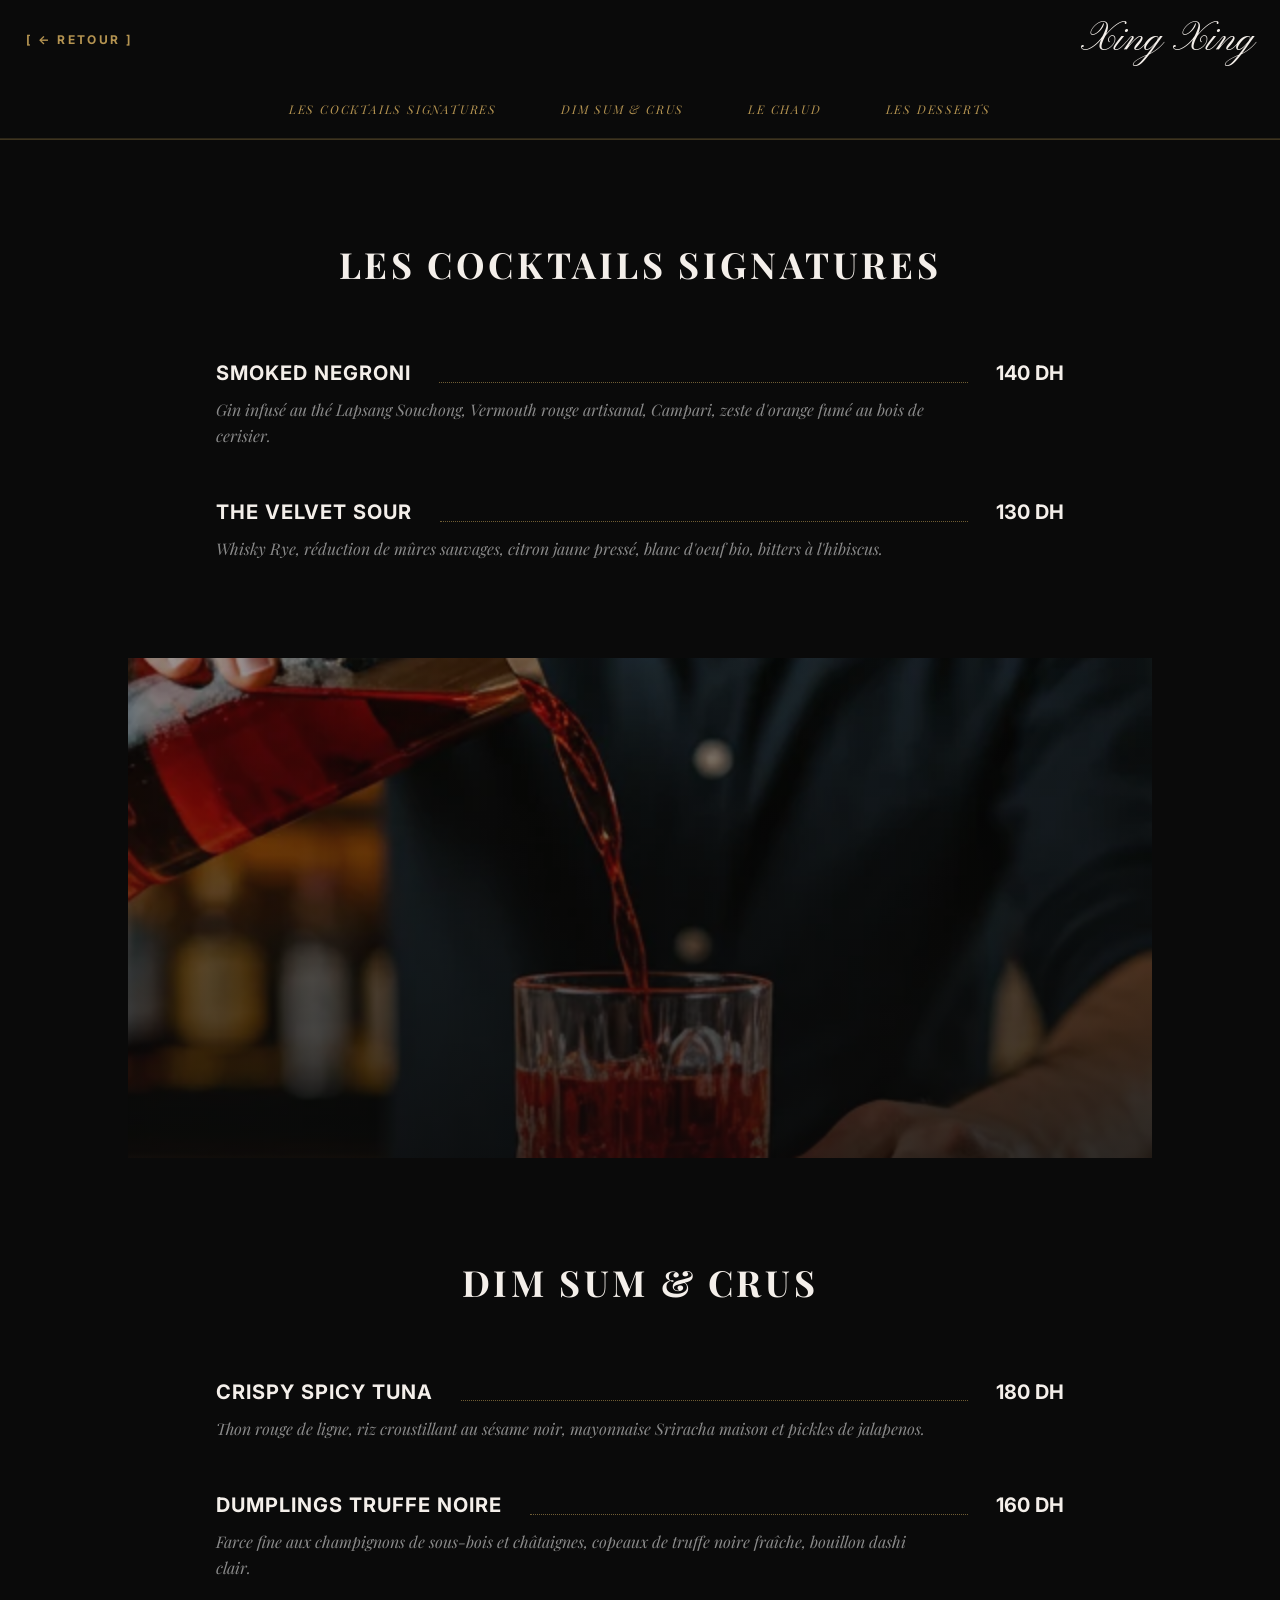
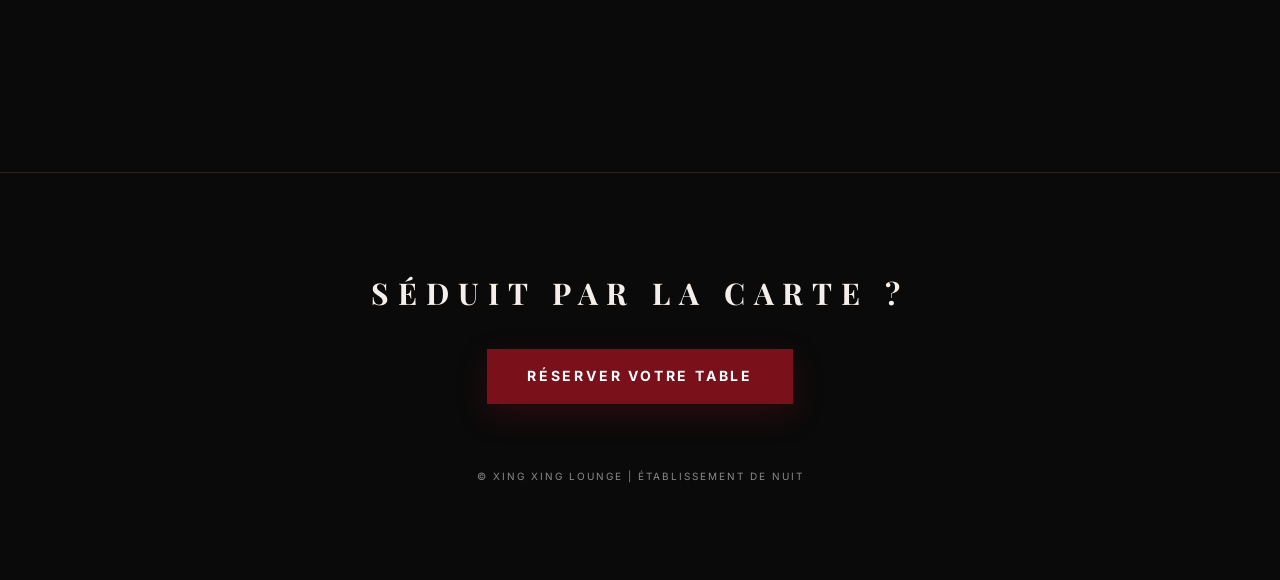
<file: menu.html>
<!DOCTYPE html>
<html lang="fr">

<head>
    <meta charset="utf-8">
    <meta name="viewport" content="width=device-width, initial-scale=1.0">
    <title>Xing Xing | La Carte</title>
    <meta name="description"
        content="La Carte — Xing Xing Dining Club. Cocktails signatures, Dim Sum & Crus, et plus encore.">

    <link rel="preconnect" href="https://fonts.googleapis.com">
    <link rel="preconnect" href="https://fonts.gstatic.com" crossorigin>
    <link
        href="https://fonts.googleapis.com/css2?family=Inter:wght@400;700&family=Playfair+Display:ital,wght@0,400;0,700;1,400&family=Pinyon+Script&display=swap"
        rel="stylesheet">

    <link rel="stylesheet" href="menu.css">
    <link rel="icon" type="image/png" href="xing.png">
</head>

<body>

    <header class="foyer-header">
        <div class="foyer-top">
            <a href="index.html" class="nav-retour">[ ← RETOUR ]</a>
            <div class="site-signature">Xing Xing</div>
        </div>

        <nav class="foyer-nav">
            <ul class="nav-categories">
                <li><a href="#cocktails">LES COCKTAILS SIGNATURES</a></li>
                <li><a href="#dimsum">DIM SUM & CRUS</a></li>
                <li><a href="#chaud">LE CHAUD</a></li>
                <li><a href="#desserts">LES DESSERTS</a></li>
            </ul>
        </nav>
    </header>

    <main class="menu-container">

        <section id="cocktails" class="menu-section avyr-reveal">
            <h2 class="section-title">LES COCKTAILS SIGNATURES</h2>

            <div class="menu-items">
                <article class="menu-item">
                    <header class="item-header">
                        <h3 class="item-name">SMOKED NEGRONI</h3>
                        <span class="item-price">140 DH</span>
                    </header>
                    <p class="item-description">Gin infusé au thé Lapsang Souchong, Vermouth rouge artisanal, Campari,
                        zeste d'orange fumé au bois de cerisier.</p>
                </article>

                <article class="menu-item">
                    <header class="item-header">
                        <h3 class="item-name">THE VELVET SOUR</h3>
                        <span class="item-price">130 DH</span>
                    </header>
                    <p class="item-description">Whisky Rye, réduction de mûres sauvages, citron jaune pressé, blanc
                        d'oeuf bio, bitters à l'hibiscus.</p>
                </article>
            </div>
        </section>

        <figure class="visual-intermission avyr-reveal">
            <img src="./assets/barista.webp" alt="Bartender in formal attire pouring a vibrant red cocktail into a glass at an upscale bar counter, with bottles and bar tools visible in the refined establishment setting." loading="lazy" width="1280" height="800">
            <div class="cinematic-scrim"></div>
        </figure>

        <section id="dimsum" class="menu-section avyr-reveal">
            <h2 class="section-title">DIM SUM & CRUS</h2>

            <div class="menu-items">
                <article class="menu-item">
                    <header class="item-header">
                        <h3 class="item-name">CRISPY SPICY TUNA</h3>
                        <span class="item-price">180 DH</span>
                    </header>
                    <p class="item-description">Thon rouge de ligne, riz croustillant au sésame noir, mayonnaise
                        Sriracha maison et pickles de jalapenos.</p>
                </article>

                <article class="menu-item">
                    <header class="item-header">
                        <h3 class="item-name">DUMPLINGS TRUFFE NOIRE</h3>
                        <span class="item-price">160 DH</span>
                    </header>
                    <p class="item-description">Farce fine aux champignons de sous-bois et châtaignes, copeaux de truffe
                        noire fraîche, bouillon dashi clair.</p>
                </article>
            </div>
        </section>

    </main>

    <footer class="exit-terminal avyr-reveal">
        <h4 class="terminal-title">SÉDUIT PAR LA CARTE ?</h4>
        <a href="index.html#guestlist" class="btn-crimson btn-large">RÉSERVER VOTRE TABLE</a>
        <div class="terminal-copyright">
            © Xing Xing Lounge | Établissement de Nuit
        </div>
    </footer>

    <script src="script.js" defer></script>
</body>

</html>
</file>
<file: menu.css>
/* ==========================================================================
   AVYR ENGINEERING STANDARDS : XING XING MENU
   ========================================================================== */

:root {
    /* Extraction: Color Palette */
    --clr-obsidian: #0A0A0A;
    --clr-brass: #B59451;
    --clr-bone: #F4EFEA;
    --clr-ash: #8A8A8A;
    --clr-crimson: #7A101A;

    /* Alpha variants */
    --clr-brass-alpha-20: rgba(181, 148, 81, 0.2);
    --clr-brass-alpha-30: rgba(181, 148, 81, 0.3);

    /* Extraction: Typography */
    --font-sans: 'Inter', sans-serif;
    --font-serif: 'Playfair Display', serif;
    --font-cursive: 'Pinyon Script', cursive;

    /* AVYR Spatial Metrics */
    --spacing-sm: clamp(1rem, 2vw, 2rem);
    --spacing-md: clamp(2rem, 5vw, 4rem);
    --spacing-lg: clamp(4rem, 8vw, 6rem);
    --container-max: 900px;
    /* Constrained width for menu legibility */
}

/* ==========================================================================
   RESET & FOUNDATION
   ========================================================================== */
* {
    box-sizing: border-box;
    margin: 0;
    padding: 0;
}

body {
    font-family: var(--font-sans);
    background-color: var(--clr-obsidian);
    color: var(--clr-bone);
    line-height: 1.6;
    overflow-x: hidden;
    -webkit-font-smoothing: antialiased;
}

::selection {
    background-color: var(--clr-brass);
    color: var(--clr-obsidian);
}

a {
    text-decoration: none;
    color: inherit;
}

button {
    cursor: pointer;
    border: none;
    font-family: inherit;
}

/* ==========================================================================
   COMPONENTS
   ========================================================================== */

.btn-crimson {
    background-color: var(--clr-crimson);
    color: #FFFFFF;
    font-weight: 700;
    text-transform: uppercase;
    letter-spacing: 0.2em;
    transition: filter 0.3s ease, transform 0.2s ease;
}

.btn-crimson:hover {
    filter: brightness(1.2);
    transform: translateY(-1px);
}

.btn-small {
    padding: 0.5rem 1.5rem;
    font-size: 0.75rem;
}

.btn-large {
    padding: 1rem 2.5rem;
    font-size: 0.875rem;
    box-shadow: 0 10px 30px rgba(122, 16, 26, 0.3);
}

/* ==========================================================================
   LAYOUT ARCHITECTURE
   ========================================================================== */

/* Foyer Header (Sticky) */
.foyer-header {
    position: sticky;
    top: 0;
    z-index: 50;
    background-color: var(--clr-obsidian);
    border-bottom: 1px solid var(--clr-brass-alpha-30);
}

.foyer-top {
    max-width: 1280px;
    margin: 0 auto;
    padding: 0 var(--spacing-sm);
    height: 5rem;
    display: flex;
    align-items: center;
    justify-content: space-between;
}

.nav-retour {
    color: var(--clr-brass);
    font-size: 0.75rem;
    font-weight: 700;
    letter-spacing: 0.2em;
    text-transform: uppercase;
    transition: color 0.3s ease;
}

.nav-retour:hover {
    color: var(--clr-bone);
}

.site-signature {
    font-family: var(--font-cursive);
    font-size: clamp(2rem, 4vw, 2.5rem);
    color: var(--clr-bone);
}

/* Category Navigation */
.foyer-nav {
    border-bottom: 1px solid var(--clr-brass-alpha-20);
    padding: 1rem 0;
    overflow-x: auto;
    -ms-overflow-style: none;
    /* IE and Edge */
    scrollbar-width: none;
    /* Firefox */
}

.foyer-nav::-webkit-scrollbar {
    display: none;
}

.nav-categories {
    list-style: none;
    display: flex;
    justify-content: center;
    gap: clamp(2rem, 5vw, 4rem);
    padding: 0 var(--spacing-sm);
    white-space: nowrap;
}

.nav-categories a {
    font-family: var(--font-serif);
    font-style: italic;
    font-size: clamp(0.625rem, 1.5vw, 0.75rem);
    color: var(--clr-brass);
    letter-spacing: 0.15em;
    text-transform: uppercase;
    transition: color 0.3s ease;
}

.nav-categories a:hover {
    color: var(--clr-bone);
}

/* Main Content Container */
.menu-container {
    max-width: var(--container-max);
    margin: 0 auto;
    padding: var(--spacing-lg) var(--spacing-sm);
}

/* Menu Sections */
.menu-section {
    margin-bottom: var(--spacing-lg);
}

.section-title {
    font-family: var(--font-serif);
    font-size: clamp(1.875rem, 4vw, 2.25rem);
    text-align: center;
    color: var(--clr-bone);
    text-transform: uppercase;
    letter-spacing: 0.1em;
    margin-bottom: var(--spacing-md);
}

.menu-items {
    display: flex;
    flex-direction: column;
    gap: 3rem;
}

/* Menu Items (Flexbox Dotted Line Architecture) */
.menu-item {
    display: flex;
    flex-direction: column;
    gap: 0.5rem;
}

.item-header {
    display: flex;
    align-items: flex-end;
    gap: 0.75rem;
    width: 100%;
}

.item-name {
    font-family: var(--font-sans);
    font-weight: 700;
    font-size: clamp(1.125rem, 2vw, 1.25rem);
    letter-spacing: 0.05em;
    text-transform: uppercase;
    color: var(--clr-bone);
    white-space: nowrap;
}

/* The Dotted Line - Flex Grow Implementation */
.item-header::after {
    content: '';
    flex-grow: 1;
    border-bottom: 1px dotted var(--clr-brass);
    margin: 0 1rem 0.4rem 1rem;
    opacity: 0.6;
}

.item-price {
    font-family: var(--font-sans);
    font-weight: 700;
    font-size: clamp(1.125rem, 2vw, 1.25rem);
    color: var(--clr-bone);
    white-space: nowrap;
    order: 1;
}

.item-description {
    font-family: var(--font-serif);
    font-style: italic;
    color: var(--clr-ash);
    font-size: clamp(0.875rem, 1.5vw, 1rem);
    max-width: 85%;
}

/* Visual Intermission */
.visual-intermission {
    position: relative;
    width: 80vw;
    left: 50%;
    transform: translateX(-50%);
    height: clamp(500px, 50vh, 600px);
    margin-bottom: var(--spacing-lg);
    overflow: hidden;
}

.visual-intermission img {
    width: 100%;
    height: 100%;
    object-fit: cover;
}

.cinematic-scrim {
    position: absolute;
    inset: 0;
    background: linear-gradient(to bottom, rgba(10, 10, 10, 0.4), rgba(10, 10, 10, 0.8));
}

/* Exit Terminal */
.exit-terminal {
    padding: var(--spacing-lg) 0;
    border-top: 1px solid var(--clr-brass-alpha-20);
    text-align: center;
    display: flex;
    flex-direction: column;
    align-items: center;
    gap: 2rem;
}

.terminal-title {
    font-family: var(--font-serif);
    font-size: clamp(1.5rem, 3vw, 1.875rem);
    color: var(--clr-bone);
    text-transform: uppercase;
    letter-spacing: 0.3em;
}

.terminal-copyright {
    margin-top: 2rem;
    font-size: 0.625rem;
    color: var(--clr-ash);
    text-transform: uppercase;
    letter-spacing: 0.2em;
}

/* ==========================================================================
   MOBILE ADJUSTMENTS — FOYER NAV
   ========================================================================== */
@media (max-width: 600px) {
    .foyer-top {
        height: 3.5rem;
    }

    .site-signature {
        font-size: 1.6rem;
    }

    .foyer-nav {
        padding: 0.5rem 0;
    }

    .nav-categories {
        gap: 0.8rem;
        padding: 0 0.75rem;
    }

    .nav-categories a {
        font-size: 0.5rem;
        letter-spacing: 0.08em;
    }

    .item-name,
    .item-price {
        font-size: 0.95rem;
    }

    .item-header::after {
        margin: 0 0.5rem 0.3rem 0.5rem;
    }
}

/* ==========================================================================
   KINETICS
   ========================================================================== */
.avyr-reveal {
    opacity: 0;
    transform: translateY(30px);
    transition: opacity 1s cubic-bezier(0.16, 1, 0.3, 1), transform 1s cubic-bezier(0.16, 1, 0.3, 1);
}

.avyr-reveal.is-visible {
    opacity: 1;
    transform: translateY(0);
}

/* Override: Compose both transforms for the full-bleed image */
.visual-intermission.avyr-reveal {
    transform: translateX(-50%) translateY(30px);
}

.visual-intermission.avyr-reveal.is-visible {
    transform: translateX(-50%) translateY(0);
}
</file>
